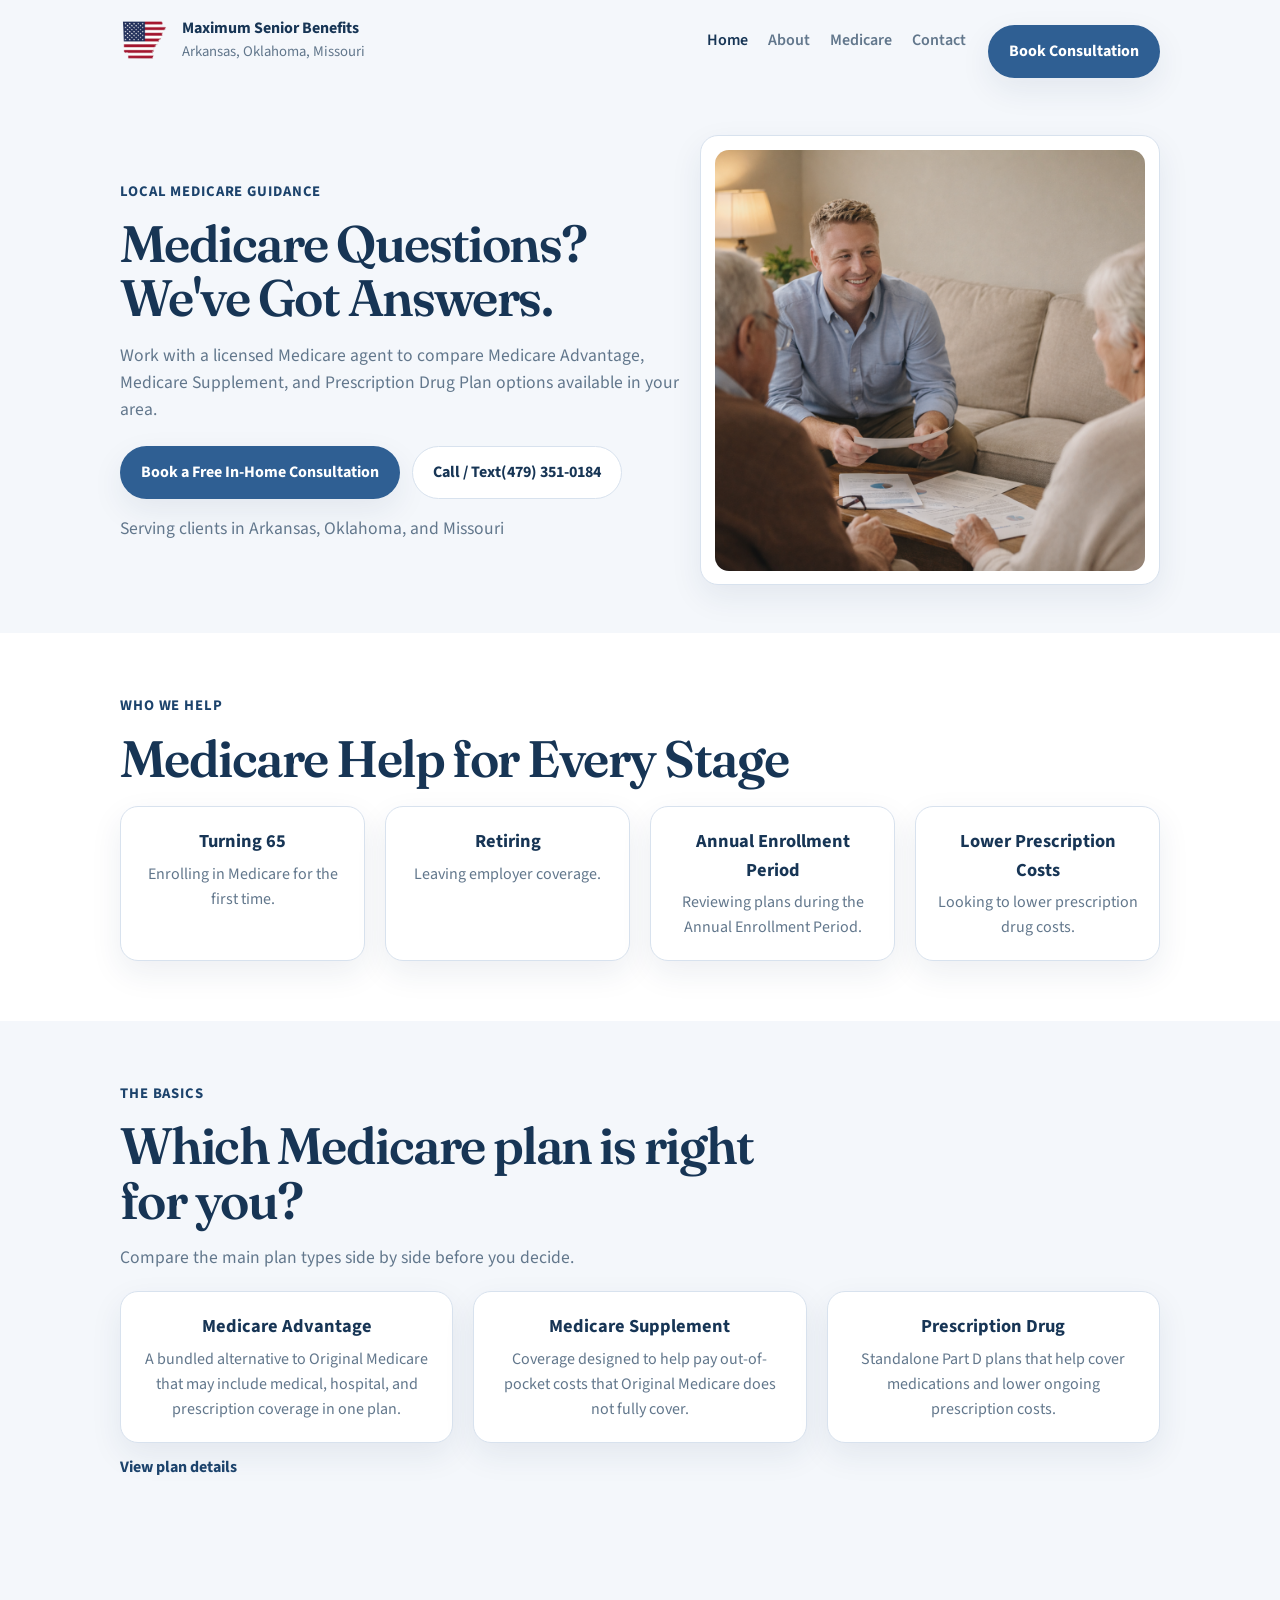
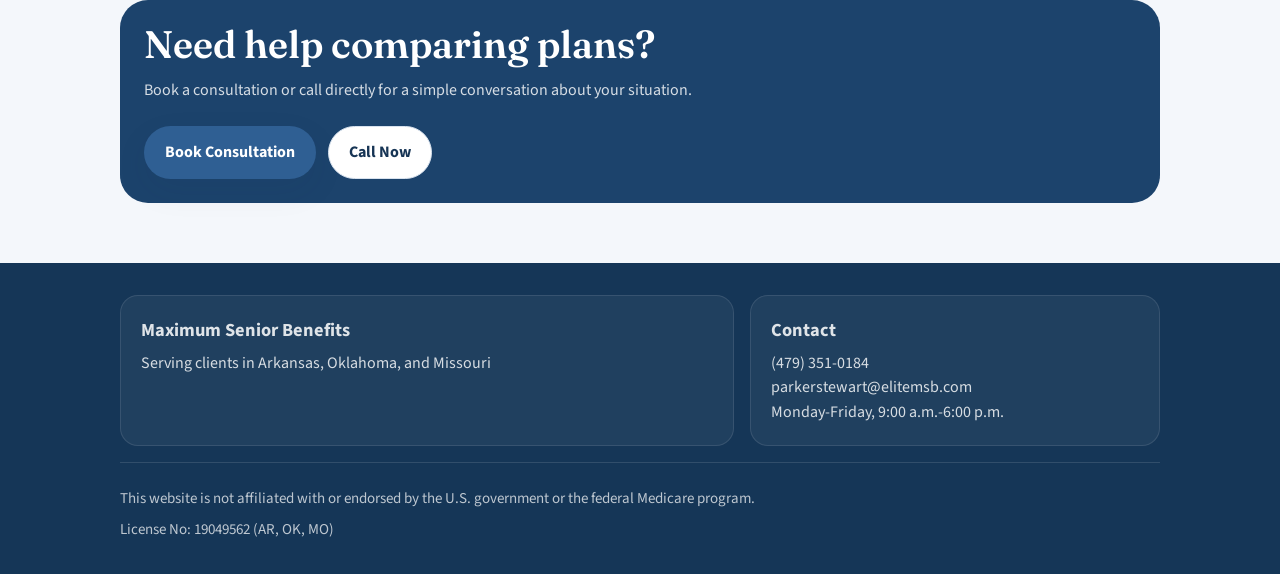
<file: index.html>
<!DOCTYPE html>
<html lang="en">
  <head>
    <meta charset="UTF-8" />
    <meta name="viewport" content="width=device-width, initial-scale=1.0" />
    <title>Maximum Senior Benefits</title>
    <meta name="description" content="" />
    <meta property="og:title" content="" />
    <meta property="og:description" content="" />
    <meta property="og:type" content="website" />
    <meta property="og:image" content="" />
    <link rel="icon" type="image/svg+xml" href="assets/favicon.svg" />
    <link rel="preconnect" href="https://fonts.googleapis.com" />
    <link rel="preconnect" href="https://fonts.gstatic.com" crossorigin />
    <link
      href="https://fonts.googleapis.com/css2?family=Fraunces:opsz,wght@9..144,500;9..144,600&amp;family=Source+Sans+3:wght@400;600;700;800&amp;display=swap"
      rel="stylesheet"
    />
    <link rel="stylesheet" href="styles.css" />
    <script src="content-config.js"></script>
    <script type="application/ld+json" data-site-schema></script>
    <script defer src="script.js"></script>
  </head>
  <body data-page="home">
    <div data-header-root></div>

    <main>
      <section class="hero">
        <div class="container hero-grid">
          <div class="lead-block">
            <span class="eyebrow" data-content="home.hero.eyebrow"></span>
            <h1 data-content="home.hero.title"></h1>
            <p data-content="home.hero.body"></p>
            <div class="button-row">
              <a class="btn btn-primary" href="contact.html" data-content="home.hero.primary"></a>
              <a class="btn btn-secondary" data-config-href="phoneHref" href="tel:+14793510184"><span data-content="home.hero.secondary"></span> <span data-config="phoneDisplay"></span></a>
            </div>
            <p class="note" data-content="home.hero.note"></p>
          </div>
          <div class="hero-card">
              <img
                data-config-src="heroImage"
                src="assets/hero_parker2.png"
                data-content-alt="home.hero.imageAlt"
                alt=""
              />
          </div>
        </div>
      </section>

      <section class="section surface">
        <div class="container">
          <div class="lead-block">
            <span class="eyebrow" data-content="home.audiences.eyebrow"></span>
            <h2 data-content="home.audiences.title"></h2>
          </div>
          <div class="simple-grid centered-card-grid" style="margin-top: 1.25rem;" data-render="home.audiences.cards"></div>
        </div>
      </section>

      <section class="section">
        <div class="container">
          <div class="lead-block">
            <span class="eyebrow" data-content="home.basics.eyebrow"></span>
            <h2 data-content="home.basics.title"></h2>
            <p data-content="home.basics.subtitle"></p>
          </div>
          <div class="simple-grid centered-card-grid" style="margin-top: 1.25rem;" data-render="home.basics.cards"></div>
          <a class="link-line" href="medicare.html" data-content="home.basics.link"></a>
        </div>
      </section>

      <section class="section">
        <div class="container banner">
          <h2 data-content="home.banner.title"></h2>
          <p data-content="home.banner.body"></p>
          <div class="button-row">
            <a class="btn btn-primary" href="contact.html" data-content="home.banner.primary"></a>
            <a class="btn btn-secondary" data-config-href="phoneHref" href="tel:+14793510184" data-content="home.banner.secondary"></a>
          </div>
        </div>
      </section>
    </main>

    <div data-footer-root></div>
  </body>
</html>
</file>
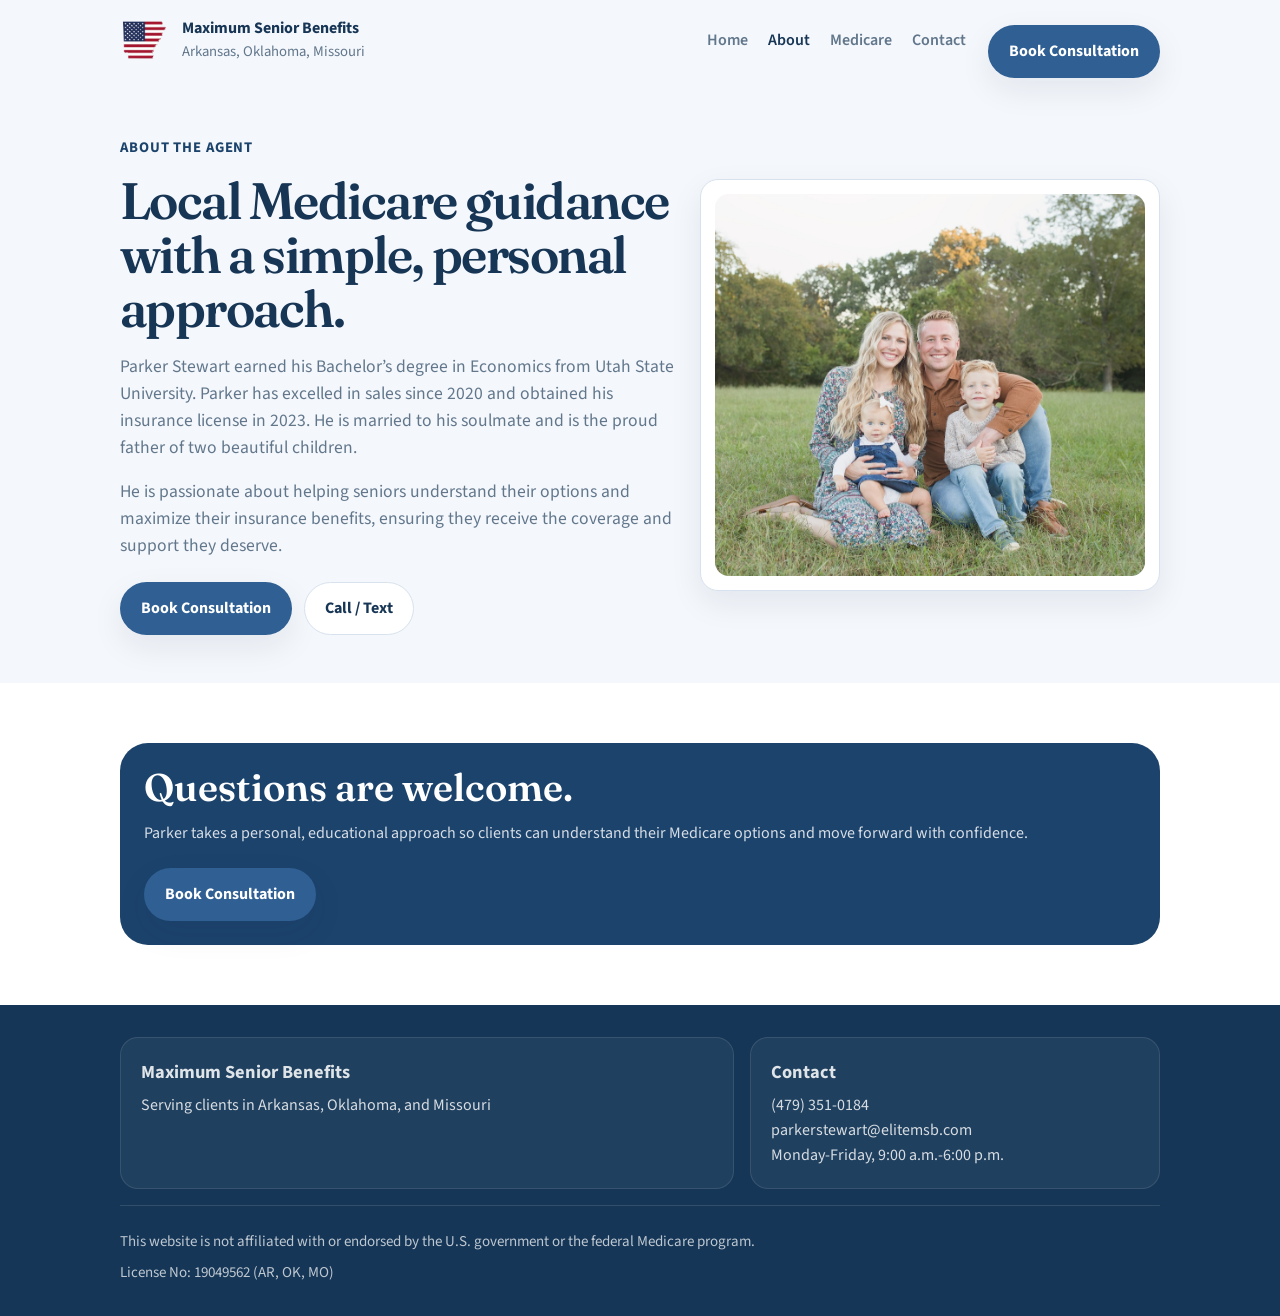
<file: about.html>
<!DOCTYPE html>
<html lang="en">
  <head>
    <meta charset="UTF-8" />
    <meta name="viewport" content="width=device-width, initial-scale=1.0" />
    <title>Maximum Senior Benefits</title>
    <meta name="description" content="" />
    <meta property="og:title" content="" />
    <meta property="og:description" content="" />
    <meta property="og:type" content="website" />
    <meta property="og:image" content="" />
    <link rel="icon" type="image/svg+xml" href="assets/favicon.svg" />
    <link rel="preconnect" href="https://fonts.googleapis.com" />
    <link rel="preconnect" href="https://fonts.gstatic.com" crossorigin />
    <link
      href="https://fonts.googleapis.com/css2?family=Fraunces:opsz,wght@9..144,500;9..144,600&amp;family=Source+Sans+3:wght@400;600;700;800&amp;display=swap"
      rel="stylesheet"
    />
    <link rel="stylesheet" href="styles.css" />
    <script src="content-config.js"></script>
    <script defer src="script.js"></script>
  </head>
  <body data-page="about">
    <div data-header-root></div>

    <main>
      <section class="hero">
        <div class="container page-grid">
          <div class="lead-block">
            <span class="eyebrow" data-content="about.hero.eyebrow"></span>
            <h1 data-content="about.hero.title"></h1>
            <p data-content="about.hero.body1"></p>
            <p data-content="about.hero.body2"></p>
            <div class="button-row">
              <a class="btn btn-primary" href="contact.html" data-content="about.hero.primary"></a>
              <a class="btn btn-secondary" data-config-href="phoneHref" href="tel:+14793510184" data-content="about.hero.secondary"></a>
            </div>
          </div>
          <div class="page-card">
            <img
              data-config-src="familyImage"
              src="assets/about-family.jpg"
              data-content-alt="about.hero.imageAlt"
              alt=""
            />
          </div>
        </div>
      </section>

      <section class="section surface">
        <div class="container banner">
          <h2 data-content="about.banner.title"></h2>
          <p data-content="about.banner.body"></p>
          <div class="button-row">
            <a class="btn btn-primary" href="contact.html" data-content="about.banner.primary"></a>
          </div>
        </div>
      </section>
    </main>

    <div data-footer-root></div>
  </body>
</html>
</file>
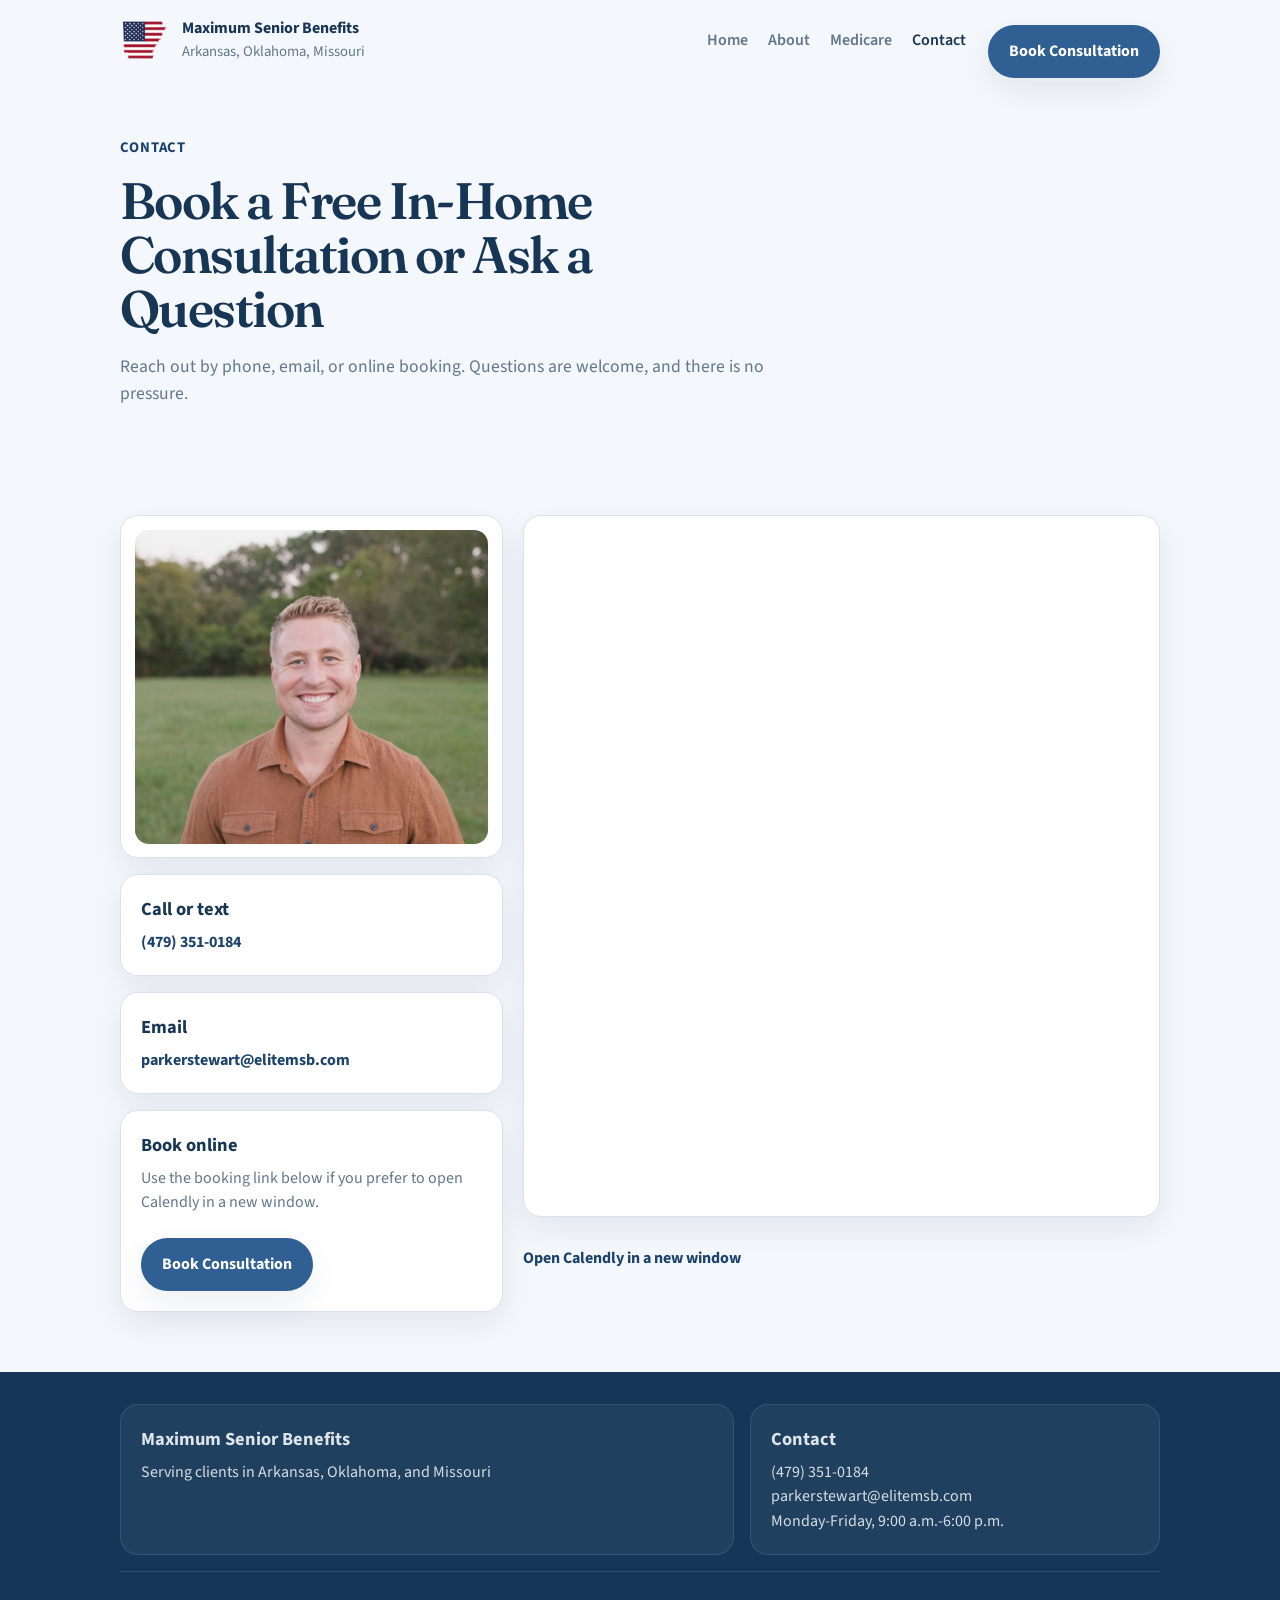
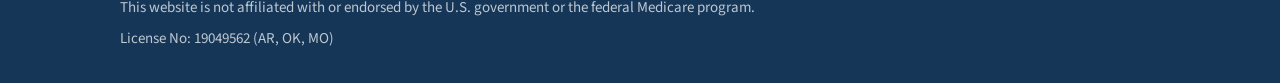
<file: contact.html>
<!DOCTYPE html>
<html lang="en">
  <head>
    <meta charset="UTF-8" />
    <meta name="viewport" content="width=device-width, initial-scale=1.0" />
    <title>Maximum Senior Benefits</title>
    <meta name="description" content="" />
    <meta property="og:title" content="" />
    <meta property="og:description" content="" />
    <meta property="og:type" content="website" />
    <meta property="og:image" content="" />
    <link rel="icon" type="image/svg+xml" href="assets/favicon.svg" />
    <link rel="preconnect" href="https://fonts.googleapis.com" />
    <link rel="preconnect" href="https://fonts.gstatic.com" crossorigin />
    <link
      href="https://fonts.googleapis.com/css2?family=Fraunces:opsz,wght@9..144,500;9..144,600&amp;family=Source+Sans+3:wght@400;600;700;800&amp;display=swap"
      rel="stylesheet"
    />
    <link rel="preconnect" href="https://assets.calendly.com" crossorigin />
    <link rel="stylesheet" href="https://assets.calendly.com/assets/external/widget.css" />
    <link rel="stylesheet" href="styles.css" />
    <script src="content-config.js"></script>
    <script defer src="https://assets.calendly.com/assets/external/widget.js" data-calendly-script="true"></script>
    <script defer src="script.js"></script>
  </head>
  <body data-page="contact">
    <div data-header-root></div>

    <main>
      <section class="hero">
        <div class="container">
          <div class="lead-block">
            <span class="eyebrow" data-content="contact.hero.eyebrow"></span>
            <h1 data-content="contact.hero.title"></h1>
            <p data-content="contact.hero.body"></p>
          </div>
        </div>
      </section>

      <section class="section">
        <div class="container contact-grid-minimal">
          <div class="stack">
            <div class="page-card">
              <img
                data-config-src="headshotImage"
                src="assets/headshot.jpg"
                data-content-alt="contact.cards.headshotAlt"
                alt=""
              />
            </div>
            <article class="contact-card">
              <h3 data-content="contact.cards.callTitle"></h3>
              <p><a class="contact-link" data-config-href="phoneHref" href="tel:+14793510184"><span data-config="phoneDisplay"></span></a></p>
            </article>
            <article class="contact-card">
              <h3 data-content="contact.cards.emailTitle"></h3>
              <p><a class="contact-link" data-config-href="emailHref" href="mailto:parkerstewart@elitemsb.com"><span data-config="email"></span></a></p>
            </article>
            <article class="contact-card">
              <h3 data-content="contact.cards.bookTitle"></h3>
              <p data-content="contact.cards.bookBody"></p>
              <div class="button-row">
                <a class="btn btn-primary" data-calendly-button href="https://calendly.com/parkerjohnstewart/30min" data-content="contact.cards.bookButton"></a>
              </div>
            </article>
          </div>

          <div class="stack">
            <div class="calendly-shell">
              <div
                class="calendly-inline-widget"
                data-calendly-inline
                data-config-url="calendlyUrl"
                data-url="https://calendly.com/parkerjohnstewart/30min"
              ></div>
            </div>
            <div>
              <a
                class="link-line"
                data-config-href="calendlyUrl"
                href="https://calendly.com/parkerjohnstewart/30min"
                target="_blank"
                rel="noreferrer"
                data-content="contact.cards.directLink"
              ></a>
            </div>
          </div>
        </div>
      </section>
    </main>

    <div data-footer-root></div>
  </body>
</html>
</file>
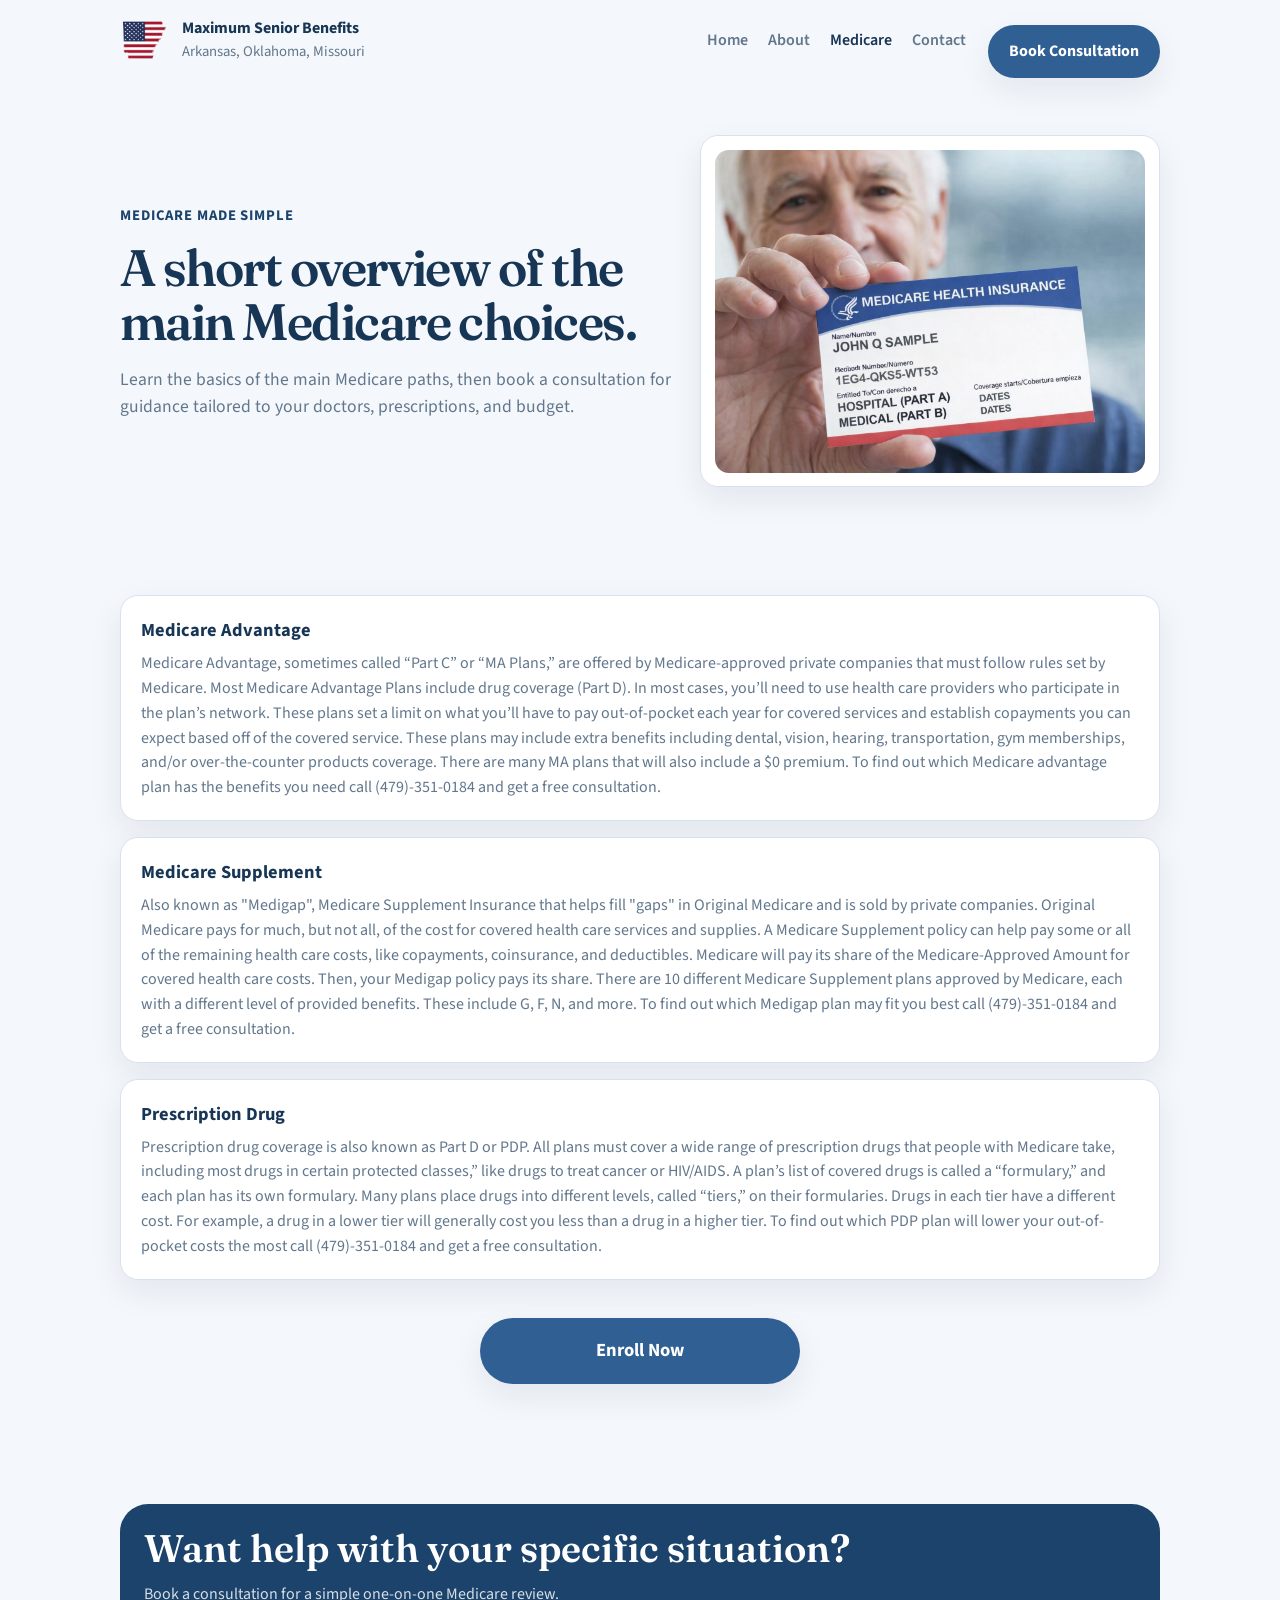
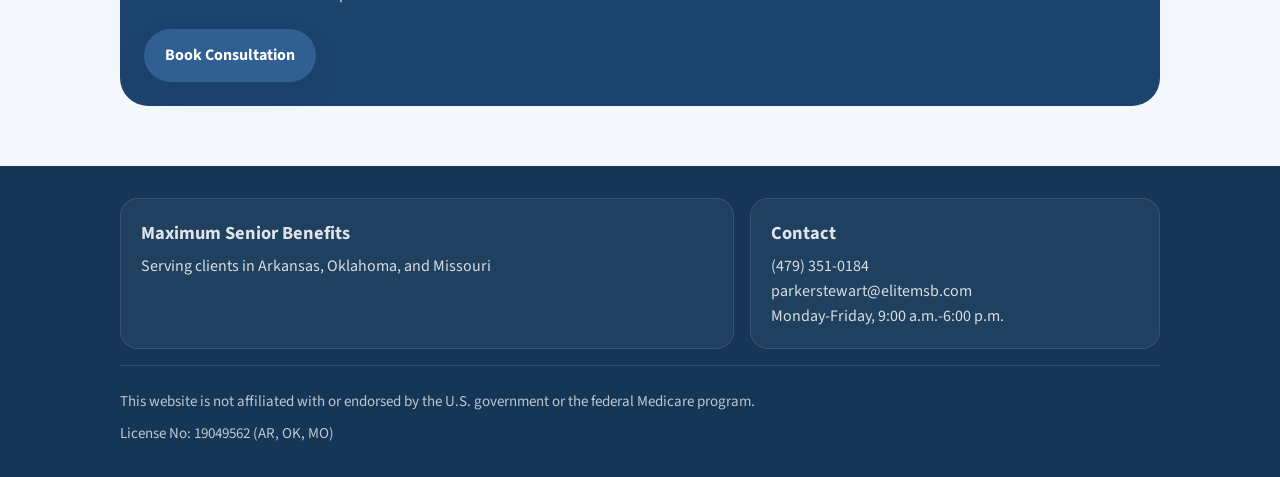
<file: medicare.html>
<!DOCTYPE html>
<html lang="en">
  <head>
    <meta charset="UTF-8" />
    <meta name="viewport" content="width=device-width, initial-scale=1.0" />
    <title>Maximum Senior Benefits</title>
    <meta name="description" content="" />
    <meta property="og:title" content="" />
    <meta property="og:description" content="" />
    <meta property="og:type" content="website" />
    <meta property="og:image" content="" />
    <link rel="icon" type="image/svg+xml" href="assets/favicon.svg" />
    <link rel="preconnect" href="https://fonts.googleapis.com" />
    <link rel="preconnect" href="https://fonts.gstatic.com" crossorigin />
    <link
      href="https://fonts.googleapis.com/css2?family=Fraunces:opsz,wght@9..144,500;9..144,600&amp;family=Source+Sans+3:wght@400;600;700;800&amp;display=swap"
      rel="stylesheet"
    />
    <link rel="stylesheet" href="styles.css" />
    <script src="content-config.js"></script>
    <script defer src="script.js"></script>
  </head>
  <body data-page="medicare">
    <div data-header-root></div>

    <main>
      <section class="hero">
        <div class="container page-grid">
          <div class="lead-block">
            <span class="eyebrow" data-content="medicare.hero.eyebrow"></span>
            <h1 data-content="medicare.hero.title"></h1>
            <p data-content="medicare.hero.body"></p>
          </div>
          <div class="page-card page-card-side">
            <img
              data-config-src="medicareImage"
              src="assets/medicare-card.png"
              data-content-alt="medicare.overview.imageAlt"
              alt=""
            />
          </div>
        </div>
      </section>

      <section class="section">
        <div class="container stack">
          <div class="stack" data-render="medicare.overview.cards"></div>
          <div class="button-row button-row-center">
            <a
              class="btn btn-primary btn-enroll"
              data-config-href="enrollNowUrl"
              href="https://www.sunfirematrix.com/app/consumer/yourmedicare/19049562/"
              data-content="medicare.overview.enrollLabel"
            ></a>
          </div>
        </div>
      </section>

      <section class="section">
        <div class="container banner">
          <h2 data-content="medicare.banner.title"></h2>
          <p data-content="medicare.banner.body"></p>
          <div class="button-row">
            <a class="btn btn-primary" href="contact.html" data-content="medicare.banner.primary"></a>
          </div>
        </div>
      </section>
    </main>

    <div data-footer-root></div>
  </body>
</html>
</file>
<file: styles.css>
:root {
  --bg: #f4f7fb;
  --surface: #ffffff;
  --surface-soft: #edf3f9;
  --ink: #173555;
  --ink-soft: #62778c;
  --accent: #2f5f93;
  --accent-dark: #1c436c;
  --accent-soft: #dbe8f5;
  --gold: #c7a068;
  --line: #d8e2ee;
  --shadow: 0 12px 32px rgba(23, 53, 85, 0.08);
  --radius: 18px;
  --radius-lg: 28px;
  --container: min(1040px, calc(100% - 2rem));
  --font-display: "Fraunces", Georgia, serif;
  --font-body: "Source Sans 3", "Segoe UI", sans-serif;
}

*,
*::before,
*::after {
  box-sizing: border-box;
}

html {
  scroll-behavior: smooth;
}

body {
  margin: 0;
  background: var(--bg);
  color: var(--ink);
  font-family: var(--font-body);
  line-height: 1.55;
  -webkit-font-smoothing: antialiased;
}

img {
  display: block;
  max-width: 100%;
}

a {
  color: inherit;
  text-decoration: none;
}

button,
input,
textarea,
select {
  font: inherit;
}

button {
  cursor: pointer;
}

:focus-visible {
  outline: 3px solid rgba(47, 95, 147, 0.25);
  outline-offset: 3px;
}

.sr-only {
  position: absolute;
  width: 1px;
  height: 1px;
  padding: 0;
  margin: -1px;
  overflow: hidden;
  clip: rect(0, 0, 0, 0);
  white-space: nowrap;
  border: 0;
}

.container {
  width: var(--container);
  margin: 0 auto;
}

.section {
  padding: 3.75rem 0;
}

.surface {
  background: var(--surface);
}

.eyebrow {
  display: inline-block;
  margin-bottom: 0.85rem;
  color: var(--accent-dark);
  font-size: 0.92rem;
  font-weight: 700;
  letter-spacing: 0.06em;
  text-transform: uppercase;
}

.lead-block {
  max-width: 42rem;
}

.lead-block h1,
.lead-block h2 {
  margin: 0;
  font-family: var(--font-display);
  font-size: clamp(2.2rem, 4vw, 3.6rem);
  font-weight: 600;
  line-height: 1.06;
  letter-spacing: -0.03em;
}

.lead-block p {
  margin: 1rem 0 0;
  color: var(--ink-soft);
  font-size: 1.1rem;
}

.site-header {
  position: sticky;
  top: 0;
  z-index: 1000;
  background: rgba(244, 247, 251, 0.94);
  border-bottom: 1px solid transparent;
  backdrop-filter: blur(10px);
}

.site-header.is-scrolled {
  background: rgba(255, 255, 255, 0.96);
  border-color: rgba(47, 95, 147, 0.1);
}

.header-inner {
  display: flex;
  align-items: center;
  justify-content: space-between;
  gap: 1rem;
  min-height: 5rem;
}

.brand {
  display: flex;
  align-items: center;
  gap: 0.85rem;
}

.brand-logo {
  width: 3rem;
  height: 3rem;
  object-fit: contain;
}

.brand-copy strong {
  display: block;
  font-size: 1rem;
}

.brand-copy span {
  display: block;
  color: var(--ink-soft);
  font-size: 0.92rem;
}

.site-nav {
  display: flex;
  align-items: center;
  gap: 1.4rem;
}

.nav-links {
  display: flex;
  align-items: center;
  gap: 1.25rem;
}

.nav-link {
  color: var(--ink-soft);
  font-weight: 600;
}

.nav-link.is-active,
.nav-link:hover,
.nav-link:focus-visible {
  color: var(--ink);
}

.nav-toggle {
  display: none;
  width: 2.8rem;
  height: 2.8rem;
  border: 1px solid var(--line);
  border-radius: 50%;
  background: var(--surface);
}

.nav-toggle-lines,
.nav-toggle-lines::before,
.nav-toggle-lines::after {
  content: "";
  display: block;
  width: 1rem;
  height: 2px;
  margin: 0 auto;
  border-radius: 999px;
  background: var(--ink);
}

.nav-toggle-lines::before {
  transform: translateY(-0.32rem);
}

.nav-toggle-lines::after {
  transform: translateY(0.2rem);
}

.button-row {
  display: flex;
  flex-wrap: wrap;
  gap: 0.75rem;
  margin-top: 1.4rem;
}

.button-row-center {
  justify-content: center;
}

.btn {
  display: inline-flex;
  align-items: center;
  justify-content: center;
  min-height: 3.2rem;
  padding: 0.82rem 1.25rem;
  border: 1px solid transparent;
  border-radius: 999px;
  font-weight: 700;
}

.btn-primary {
  background: var(--accent);
  color: #fff;
  box-shadow: var(--shadow);
}

.btn-enroll {
  min-width: 20rem;
  min-height: 4.1rem;
  padding: 1rem 1.6rem;
  font-size: 1.16rem;
}

.btn-secondary {
  background: var(--surface);
  border-color: var(--line);
  color: var(--ink);
}

.hero {
  padding: 3.4rem 0 3rem;
}

.hero-grid,
.simple-grid,
.contact-grid,
.page-grid {
  display: grid;
  gap: 1.25rem;
}

.hero-grid,
.page-grid,
.contact-grid {
  grid-template-columns: minmax(0, 1fr) minmax(280px, 0.82fr);
  align-items: center;
}

.hero-card,
.page-card,
.info-card,
.mini-card,
.contact-card,
.form-card,
.footer-card {
  background: var(--surface);
  border: 1px solid var(--line);
  border-radius: var(--radius);
  box-shadow: var(--shadow);
}

.hero-card,
.page-card {
  padding: 0.85rem;
}

.hero-card img,
.page-card img {
  width: 100%;
  border-radius: calc(var(--radius) - 4px);
  object-fit: cover;
}

.hero-card img {
  aspect-ratio: 4.5 / 4.4;
}

.page-card img {
  aspect-ratio: 4.5 / 4;
}

.page-card-side img {
  aspect-ratio: 4 / 3;
}

.page-card-large img {
  aspect-ratio: 16 / 8.5;
}

.simple-grid {
  grid-template-columns: repeat(auto-fit, minmax(220px, 1fr));
}

.mini-card,
.info-card,
.contact-card,
.form-card,
.footer-card {
  padding: 1.25rem;
}

.mini-card h3,
.info-card h3,
.contact-card h3,
.form-card h2,
.footer-card h3 {
  margin: 0 0 0.4rem;
  font-size: 1.15rem;
}

.mini-card p,
.info-card p,
.contact-card p,
.footer-card p {
  margin: 0;
  color: var(--ink-soft);
}

.centered-card-grid .info-card h3,
.centered-card-grid .info-card p {
  text-align: center;
}

.icon-chip {
  display: inline-flex;
  align-items: center;
  justify-content: center;
  width: 2.2rem;
  height: 2.2rem;
  margin-bottom: 0.85rem;
  border-radius: 999px;
  background: var(--accent-soft);
  color: var(--accent-dark);
  font-weight: 800;
}

.link-line {
  display: inline-flex;
  align-items: center;
  margin-top: 0.8rem;
  color: var(--accent-dark);
  font-weight: 700;
}

.banner {
  padding: 1.5rem;
  border-radius: var(--radius-lg);
  background: var(--accent-dark);
  color: #fff;
}

.banner h2 {
  margin: 0;
  font-family: var(--font-display);
  font-size: clamp(1.8rem, 3vw, 2.8rem);
  font-weight: 600;
  line-height: 1.08;
}

.banner p {
  margin: 0.8rem 0 0;
  color: rgba(255, 255, 255, 0.82);
}

.note {
  margin-top: 1rem;
  color: var(--ink-soft);
  font-size: 0.98rem;
}

.stack {
  display: grid;
  gap: 1rem;
}

.contact-grid {
  align-items: start;
}

.contact-grid-minimal {
  display: grid;
  gap: 1.25rem;
  grid-template-columns: minmax(260px, 0.75fr) minmax(0, 1.25fr);
  align-items: start;
}

.contact-list {
  display: grid;
  gap: 1rem;
}

.contact-link {
  color: var(--accent-dark);
  font-weight: 700;
}

.field-grid {
  display: grid;
  gap: 0.9rem;
}

.field-row {
  display: grid;
  grid-template-columns: repeat(2, minmax(0, 1fr));
  gap: 0.9rem;
}

.field {
  display: grid;
  gap: 0.38rem;
}

.field label {
  font-weight: 700;
}

.field input,
.field textarea,
.field select {
  width: 100%;
  padding: 0.9rem 0.95rem;
  border: 1px solid var(--line);
  border-radius: 14px;
  background: #fff;
  color: var(--ink);
}

.field textarea {
  min-height: 8rem;
  resize: vertical;
}

.calendly-shell {
  background: var(--surface);
  border: 1px solid var(--line);
  border-radius: var(--radius);
  box-shadow: var(--shadow);
  overflow: hidden;
}

.calendly-inline-widget {
  min-width: 320px;
  height: 700px;
}

.footer {
  padding: 2rem 0;
  background: #153657;
  color: rgba(255, 255, 255, 0.86);
}

.footer-inner {
  display: grid;
  gap: 1rem;
  grid-template-columns: minmax(0, 1.2fr) minmax(240px, 0.8fr);
}

.footer-bottom {
  margin-top: 1rem;
  padding-top: 1rem;
  border-top: 1px solid rgba(255, 255, 255, 0.12);
}

.footer-card {
  background: rgba(255, 255, 255, 0.05);
  border-color: rgba(255, 255, 255, 0.1);
  box-shadow: none;
}

.footer-card p,
.footer-card a {
  color: rgba(255, 255, 255, 0.82);
}

.footer-small {
  margin: 0.5rem 0 0;
  font-size: 0.94rem;
  color: rgba(255, 255, 255, 0.72);
}

code {
  padding: 0.08rem 0.32rem;
  border-radius: 6px;
  background: var(--accent-soft);
  color: var(--accent-dark);
}

@media (max-width: 860px) {
  .nav-toggle {
    display: inline-flex;
    align-items: center;
    justify-content: center;
  }

  .site-nav {
    position: absolute;
    top: calc(100% + 0.5rem);
    left: 1rem;
    right: 1rem;
    display: none;
    flex-direction: column;
    align-items: stretch;
    padding: 1rem;
    background: var(--surface);
    border: 1px solid var(--line);
    border-radius: var(--radius);
    box-shadow: var(--shadow);
  }

  .site-header.is-open .site-nav {
    display: flex;
  }

  .nav-links,
  .site-nav .button-row {
    flex-direction: column;
    align-items: stretch;
  }

  .hero-grid,
  .page-grid,
  .contact-grid,
  .contact-grid-minimal,
  .simple-grid,
  .footer-inner,
  .field-row {
    grid-template-columns: 1fr;
  }
}

@media (max-width: 640px) {
  .container {
    width: min(100% - 1rem, 1040px);
  }

  .brand-copy span {
    display: none;
  }

  .button-row {
    flex-direction: column;
  }

  .btn {
    width: 100%;
  }

  .section {
    padding: 3rem 0;
  }

  .hero {
    padding: 2.6rem 0;
  }
}
</file>
